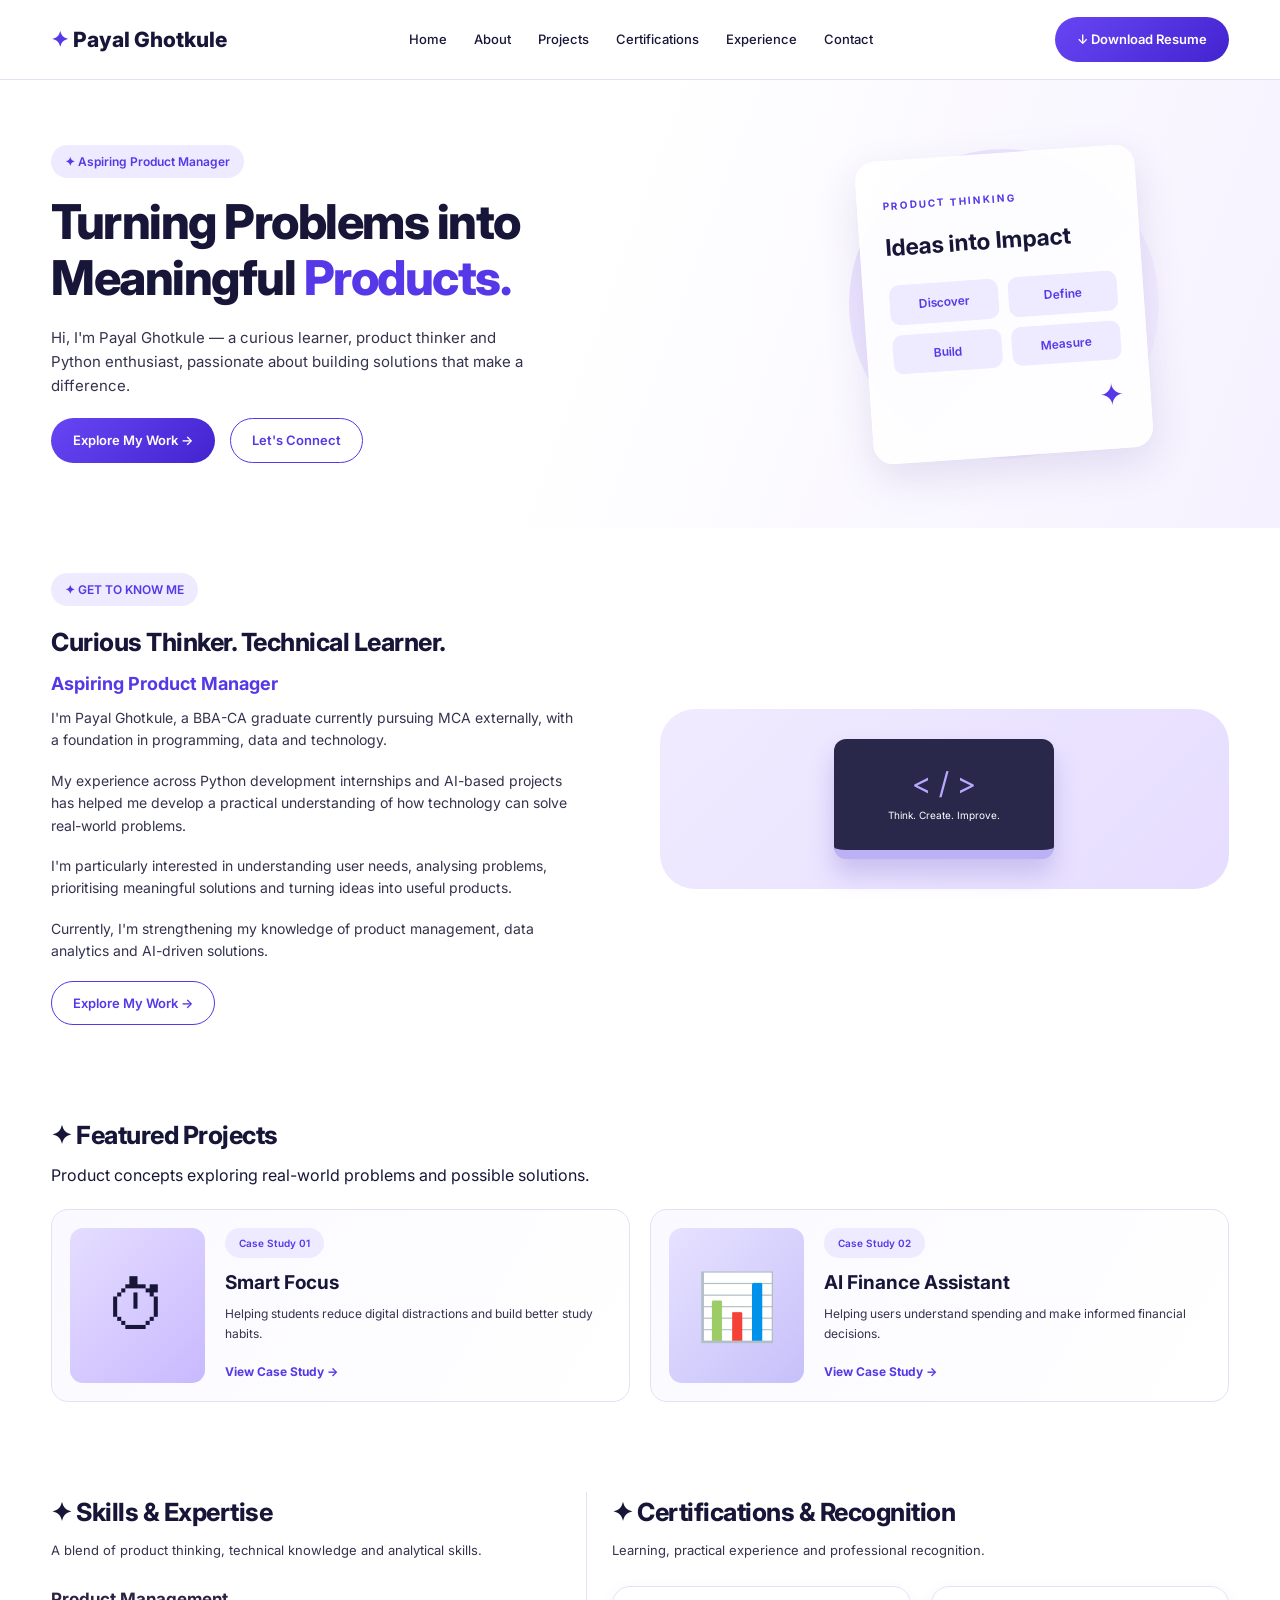
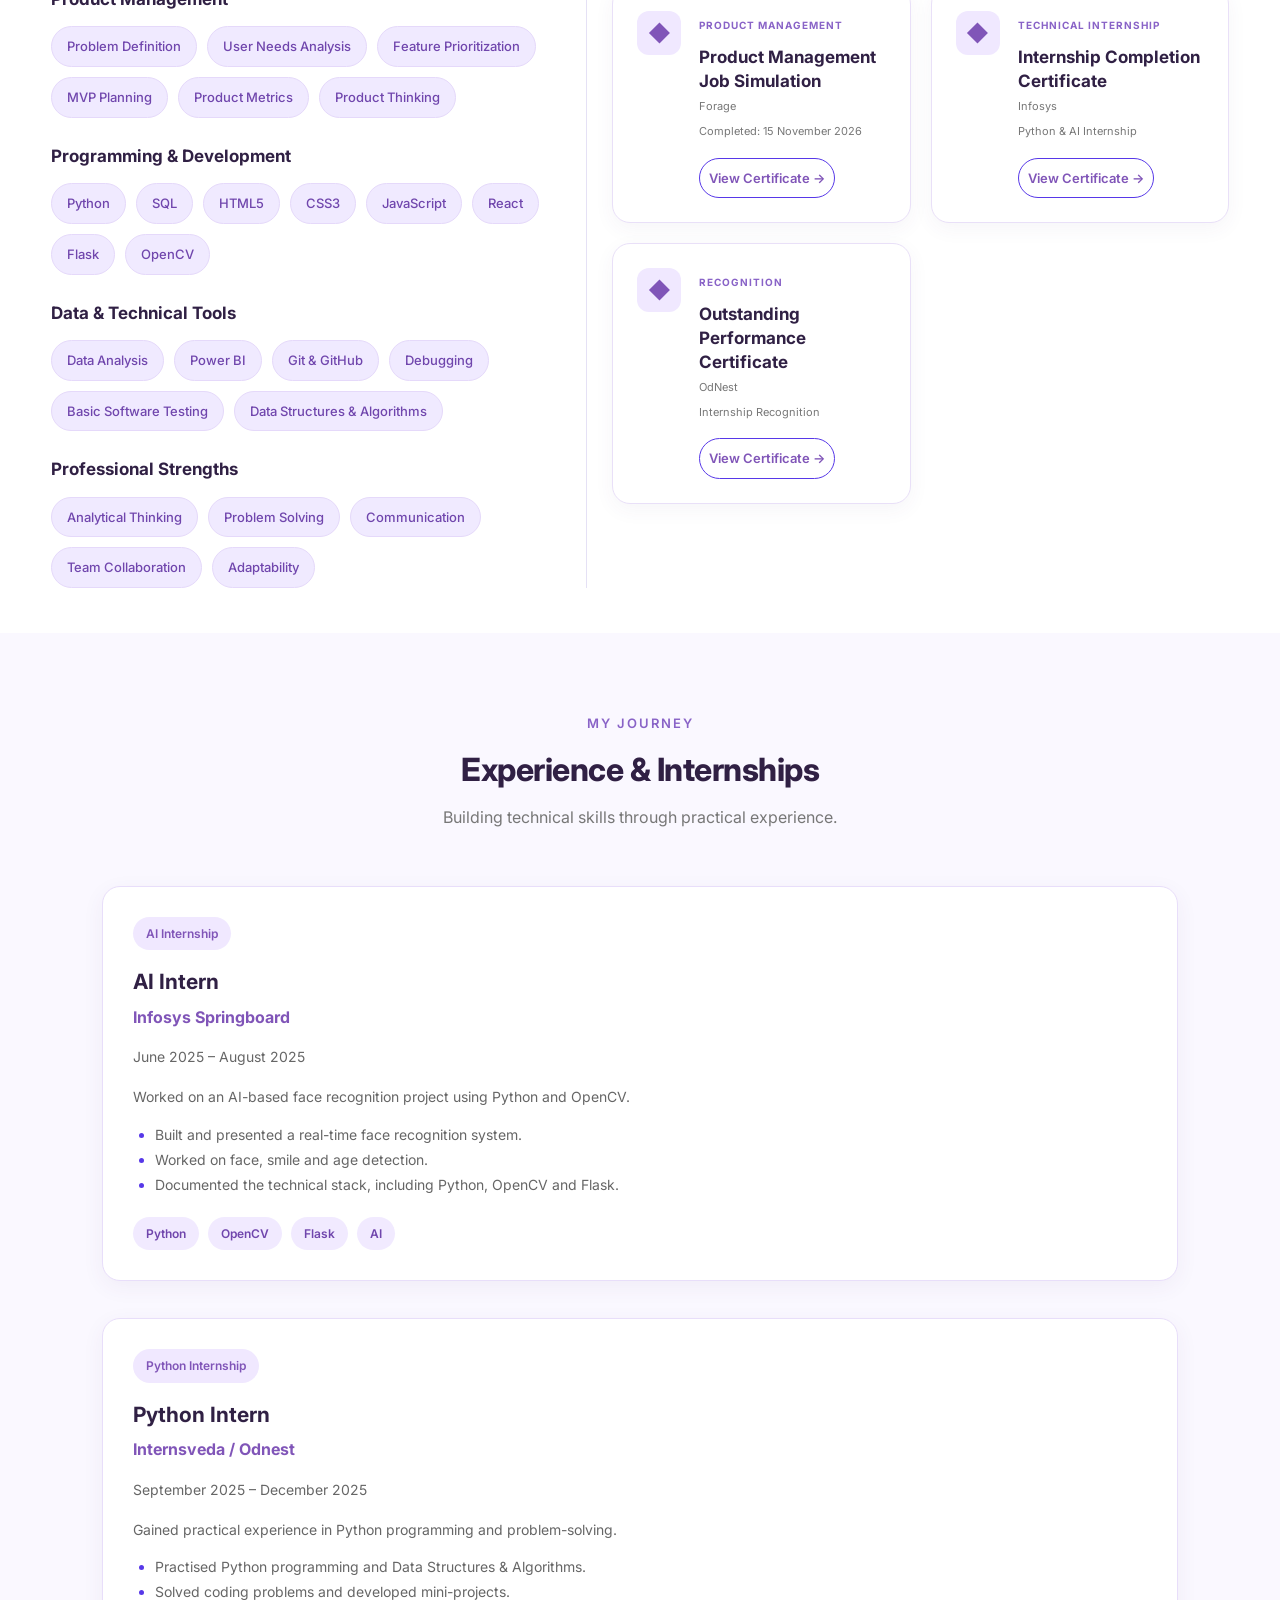
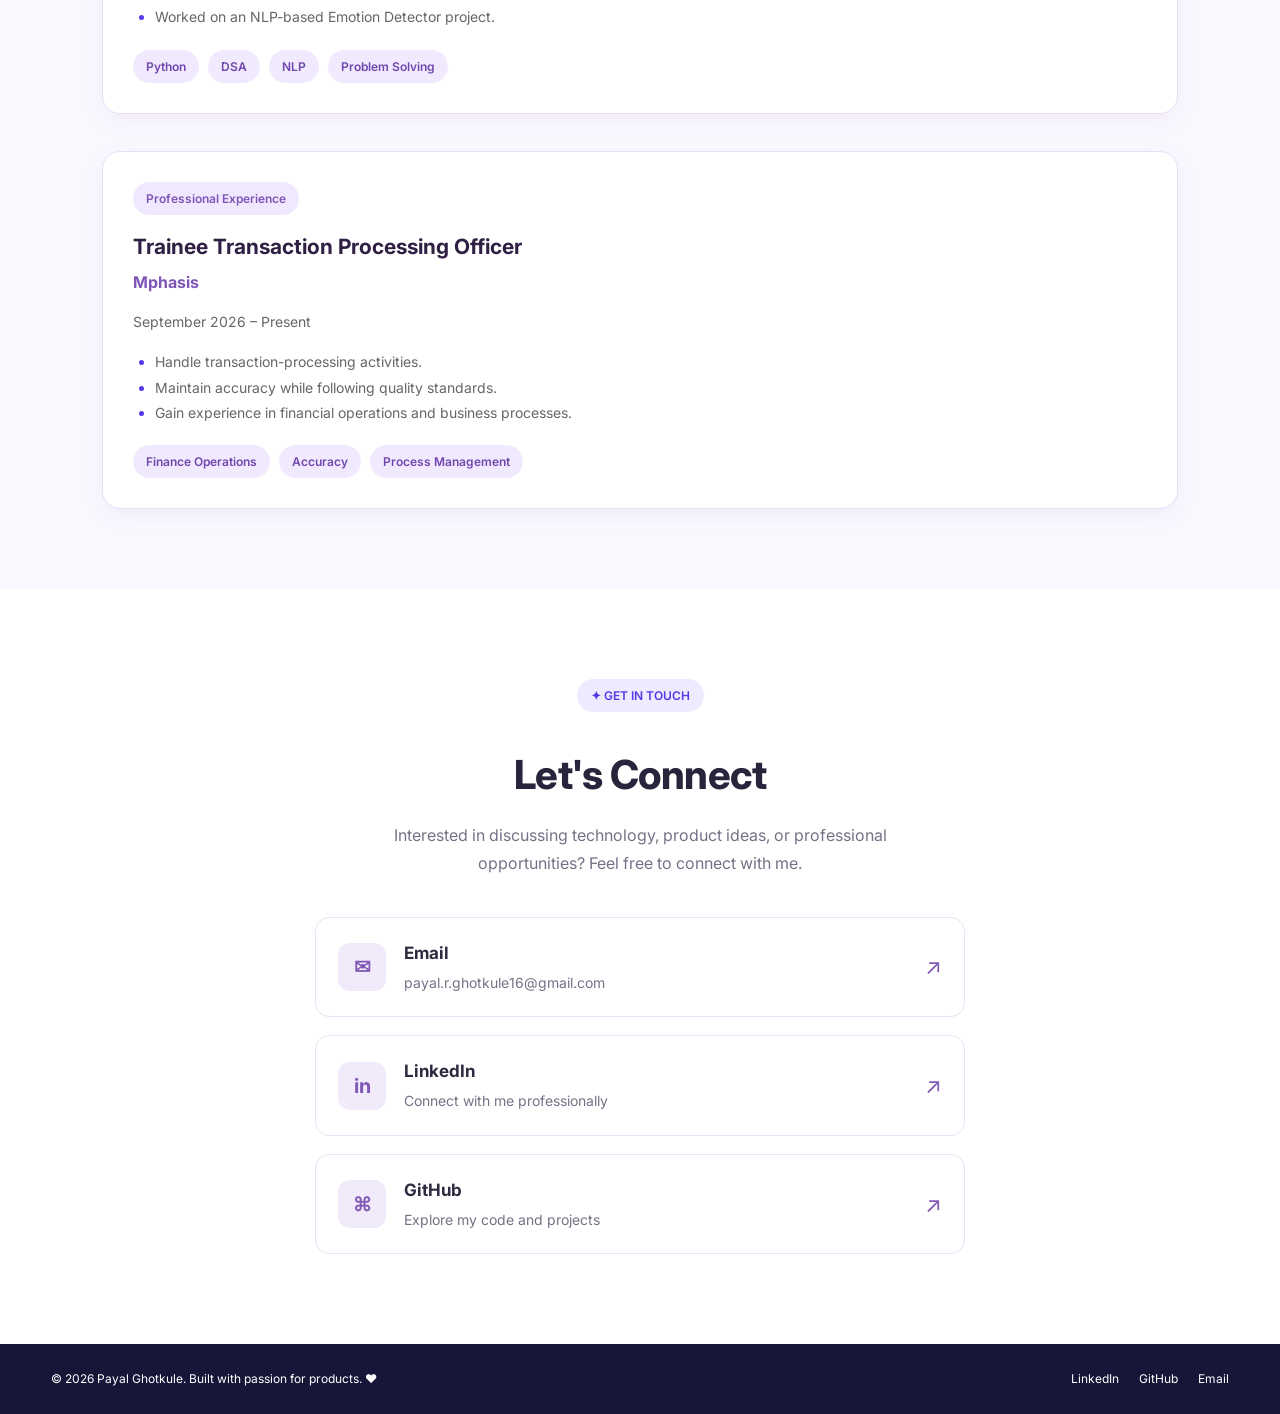
<file: index.html>
<!DOCTYPE html>
<html lang="en">
<head>
    <meta charset="UTF-8">
    <meta name="viewport" content="width=device-width, initial-scale=1.0">
    <title>Payal Ghotkule | Product Portfolio</title>
    <link rel="stylesheet" href="style.css">
</head>

<body>

    <!-- Navigation -->
    <header class="navbar">
        <a href="#home" class="logo">✦ Payal Ghotkule</a>

        <nav>
            <a href="#home">Home</a>
            <a href="#about">About</a>
            <a href="#projects">Projects</a>
            <a href="#certifications">Certifications</a>
            <a href="#experience">Experience</a>
            <a href="#contact">Contact</a>
        </nav>

        
<a href="assets/Payal-Ghotkule-Resume.pdf"
   class="resume-btn"
   download="Payal-Ghotkule-Resume.pdf">
    ↓ Download Resume
</a>

    </header>

    <main>

        <!-- Hero Section -->
        <section class="hero" id="home">

            <div class="hero-content">
                <span class="tag">✦ Aspiring Product Manager</span>

                <h1>
                    Turning Problems into
                    Meaningful <span>Products.</span>
                </h1>

                <p>
                    Hi, I'm Payal Ghotkule — a curious learner,
                    product thinker and Python enthusiast,
                    passionate about building solutions
                    that make a difference.
                </p>

                <div class="hero-buttons">
                    <a href="#projects" class="primary-btn">
                        Explore My Work →
                    </a>

                    <a href="#contact" class="secondary-btn">
                        Let's Connect
                    </a>
                </div>
            </div>

            <!-- No profile photo: product-themed visual -->
            <div class="hero-visual">
                <div class="visual-circle"></div>

                <div class="floating-card">
                    <span>PRODUCT THINKING</span>
                    <h3>Ideas into Impact</h3>
                    <div class="process">
                        <span>Discover</span>
                        <span>Define</span>
                        <span>Build</span>
                        <span>Measure</span>
                    </div>
                    <div class="visual-symbol">✦</div>
                </div>
            </div>

        </section>

        <!-- About Section -->
       
<!-- About Section -->
<section class="about section" id="about">

    <div class="about-content">
        <span class="tag">✦ GET TO KNOW ME</span>

        <h2>Curious Thinker. Technical Learner.</h2>

        <h3>Aspiring Product Manager</h3>

        <p>
            I'm Payal Ghotkule, a BBA-CA graduate
            currently pursuing MCA externally, with
            a foundation in programming, data and technology.
        </p>

        <p>
            My experience across Python development
            internships and AI-based projects has helped
            me develop a practical understanding of how
            technology can solve real-world problems.
        </p>

        <p>
            I'm particularly interested in understanding
            user needs, analysing problems, prioritising
            meaningful solutions and turning ideas into
            useful products.
        </p>

        <p>
            Currently, I'm strengthening my knowledge
            of product management, data analytics and
            AI-driven solutions.
        </p>

        <a href="#projects" class="secondary-btn">
            Explore My Work →
        </a>
    </div>

    <div class="about-visual">
        <div class="laptop">
            <span>&lt; / &gt;</span>
            <p>Think. Create. Improve.</p>
        </div>
    </div>

</section>


            

        <!-- Projects Section -->
        <section class="section" id="projects">
            <h2>✦ Featured Projects</h2>
            <p>Product concepts exploring real-world problems and possible solutions.</p>

            <div class="project-grid">

                <article class="project-card">
                    <div class="project-icon focus-icon">⏱</div>

                    <div class="project-content">
                        <span class="tag">Case Study 01</span>
                        <h3>Smart Focus</h3>

                        <p>
                            Helping students reduce digital
                            distractions and build better
                            study habits.
                        </p>

                        <a href="./smart-focus.html">View Case Study →</a>
                    </div>
                </article>

                <article class="project-card">
                    <div class="project-icon finance-icon">📊</div>

                    <div class="project-content">
                        <span class="tag">Case Study 02</span>
                        <h3>AI Finance Assistant</h3>

                        <p>
                            Helping users understand spending
                            and make informed financial
                            decisions.
                        </p>

                        <a href="./ai-finance.html">View Case Study →</a>
                    </div>
                </article>

            </div>
        </section>

        <!-- Skills and Certifications -->
        <section class="skills-certifications section">

            
<div class="skills" id="skills">
    <h2>✦ Skills & Expertise</h2>
    <p>A blend of product thinking, technical knowledge and analytical skills.</p>

    <div class="skill-category">
        <h3>Product Management</h3>
        <div class="skill-list">
            <span>Problem Definition</span>
            <span>User Needs Analysis</span>
            <span>Feature Prioritization</span>
            <span>MVP Planning</span>
            <span>Product Metrics</span>
            <span>Product Thinking</span>
        </div>
    </div>

    <div class="skill-category">
        <h3>Programming & Development</h3>
        <div class="skill-list">
            <span>Python</span>
            <span>SQL</span>
            <span>HTML5</span>
            <span>CSS3</span>
            <span>JavaScript</span>
            <span>React</span>
            <span>Flask</span>
            <span>OpenCV</span>
        </div>
    </div>

    <div class="skill-category">
        <h3>Data & Technical Tools</h3>
        <div class="skill-list">
            <span>Data Analysis</span>
            <span>Power BI</span>
            <span>Git & GitHub</span>
            <span>Debugging</span>
            <span>Basic Software Testing</span>
            <span>Data Structures & Algorithms</span>
        </div>
    </div>

    <div class="skill-category">
        <h3>Professional Strengths</h3>
        <div class="skill-list">
            <span>Analytical Thinking</span>
            <span>Problem Solving</span>
            <span>Communication</span>
            <span>Team Collaboration</span>
            <span>Adaptability</span>
        </div>
    </div>
</div>


            
<div class="certifications" id="certifications">
    <h2>✦ Certifications & Recognition</h2>
    <p>Learning, practical experience and professional recognition.</p>

    <div class="certificate-list">

        <article class="certificate-card">
            <div class="certificate-icon">◆</div>
            <div class="certificate-info">
                <span class="certificate-label">PRODUCT MANAGEMENT</span>
                <h3>Product Management Job Simulation</h3>
                <p>Forage</p>
                <small>Completed: 15 November 2026</small>
                <a href="certificates/forage-pm-certificate.pdf"
                   target="_blank" rel="noopener">
                    View Certificate →
                </a>
            </div>
        </article>

        <article class="certificate-card">
            <div class="certificate-icon">◆</div>
            <div class="certificate-info">
                <span class="certificate-label">TECHNICAL INTERNSHIP</span>
                <h3>Internship Completion Certificate</h3>
                <p>Infosys</p>
                <small>Python & AI Internship</small>
                <a href="certificates/infosys-internship-certificate.pdf"
                   target="_blank" rel="noopener">
                    View Certificate →
                </a>
            </div>
        </article>

        <article class="certificate-card">
            <div class="certificate-icon">◆</div>
            <div class="certificate-info">
                <span class="certificate-label">RECOGNITION</span>
                <h3>Outstanding Performance Certificate</h3>
                <p>OdNest</p>
                <small>Internship Recognition</small>
                <a href="certificates/odnest-outstanding-performance.pdf"
                   target="_blank" rel="noopener">
                    View Certificate →
                </a>
            </div>
        </article>

    </div>
</div>

        </section>

        <!-- Experience Section -->
        

<!-- Experience Section -->
<section id="experience" class="section">
    <div class="container">

        <div class="section-heading">
            <p class="eyebrow">MY JOURNEY</p>
            <h2>Experience & Internships</h2>
            <p>Building technical skills through practical experience.</p>
        </div>

        <div class="experience-list">

            <!-- Infosys Internship -->
            <article class="experience-card">
                <span class="experience-type">AI Internship</span>
                <h3>AI Intern</h3>
                <h4>Infosys Springboard</h4>
                <p class="experience-date">
                    June 2025 – August 2025
                </p>

                <p>
                    Worked on an AI-based face recognition project
                    using Python and OpenCV.
                </p>

                <ul>
                    <li>Built and presented a real-time face recognition system.</li>
                    <li>Worked on face, smile and age detection.</li>
                    <li>Documented the technical stack, including Python, OpenCV and Flask.</li>
                </ul>

                <div class="experience-tags">
                    <span>Python</span>
                    <span>OpenCV</span>
                    <span>Flask</span>
                    <span>AI</span>
                </div>
            </article>

            <!-- Internsveda Internship -->
            <article class="experience-card">
                <span class="experience-type">Python Internship</span>
                <h3>Python Intern</h3>
                <h4>Internsveda / Odnest</h4>
                <p class="experience-date">
                    September 2025 – December 2025
                </p>

                <p>
                    Gained practical experience in Python programming
                    and problem-solving.
                </p>

                <ul>
                    <li>Practised Python programming and Data Structures & Algorithms.</li>
                    <li>Solved coding problems and developed mini-projects.</li>
                    <li>Worked on an NLP-based Emotion Detector project.</li>
                </ul>

                <div class="experience-tags">
                    <span>Python</span>
                    <span>DSA</span>
                    <span>NLP</span>
                    <span>Problem Solving</span>
                </div>
            </article>

            <!-- Mphasis Experience -->
            <article class="experience-card">
                <span class="experience-type">Professional Experience</span>
                <h3>Trainee Transaction Processing Officer</h3>
                <h4>Mphasis</h4>
                <p class="experience-date">
                    September 2026 – Present
                </p>

                <ul>
                    <li>Handle transaction-processing activities.</li>
                    <li>Maintain accuracy while following quality standards.</li>
                    <li>Gain experience in financial operations and business processes.</li>
                </ul>

                <div class="experience-tags">
                    <span>Finance Operations</span>
                    <span>Accuracy</span>
                    <span>Process Management</span>
                </div>
            </article>

        </div>
    </div>
</section>


        <!-- Contact Section -->
        
<section class="contact section" id="contact">
    <div class="contact-container">

        <span class="tag">✦ GET IN TOUCH</span>

        <h2>Let's Connect</h2>

        <p class="contact-description">
            Interested in discussing technology, product ideas,
            or professional opportunities? Feel free to connect with me.
        </p>

        <div class="contact-links">

            <a href="mailto:payal.r.ghotkule16@gmail.com"
               class="contact-card">
                <div class="contact-icon">✉</div>
                <div class="contact-info">
                    <h3>Email</h3>
                    <p>payal.r.ghotkule16@gmail.com</p>
                </div>
                <span class="contact-arrow">↗</span>
            </a>

            <a href="https://www.linkedin.com/in/payal-ghotkule/"
               target="_blank"
               rel="noopener noreferrer"
               class="contact-card">
                <div class="contact-icon">in</div>
                <div class="contact-info">
                    <h3>LinkedIn</h3>
                    <p>Connect with me professionally</p>
                </div>
                <span class="contact-arrow">↗</span>
            </a>

            <a href="https://github.com/"
               target="_blank"
               rel="noopener noreferrer"
               class="contact-card">
                <div class="contact-icon">⌘</div>
                <div class="contact-info">
                    <h3>GitHub</h3>
                    <p>Explore my code and projects</p>
                </div>
                <span class="contact-arrow">↗</span>
            </a>

        </div>

    </div>
</section>


    </main>

    <!-- Footer -->
    <footer>
        <p>© 2026 Payal Ghotkule. Built with passion for products. ❤️</p>
        <div>
            <a href="#">LinkedIn</a>
            <a href="#">GitHub</a>
            <a href="mailto:your-email@example.com">Email</a>
        </div>
    </footer>

    <script src="script.js"></script>

</body>
</html>
</file>
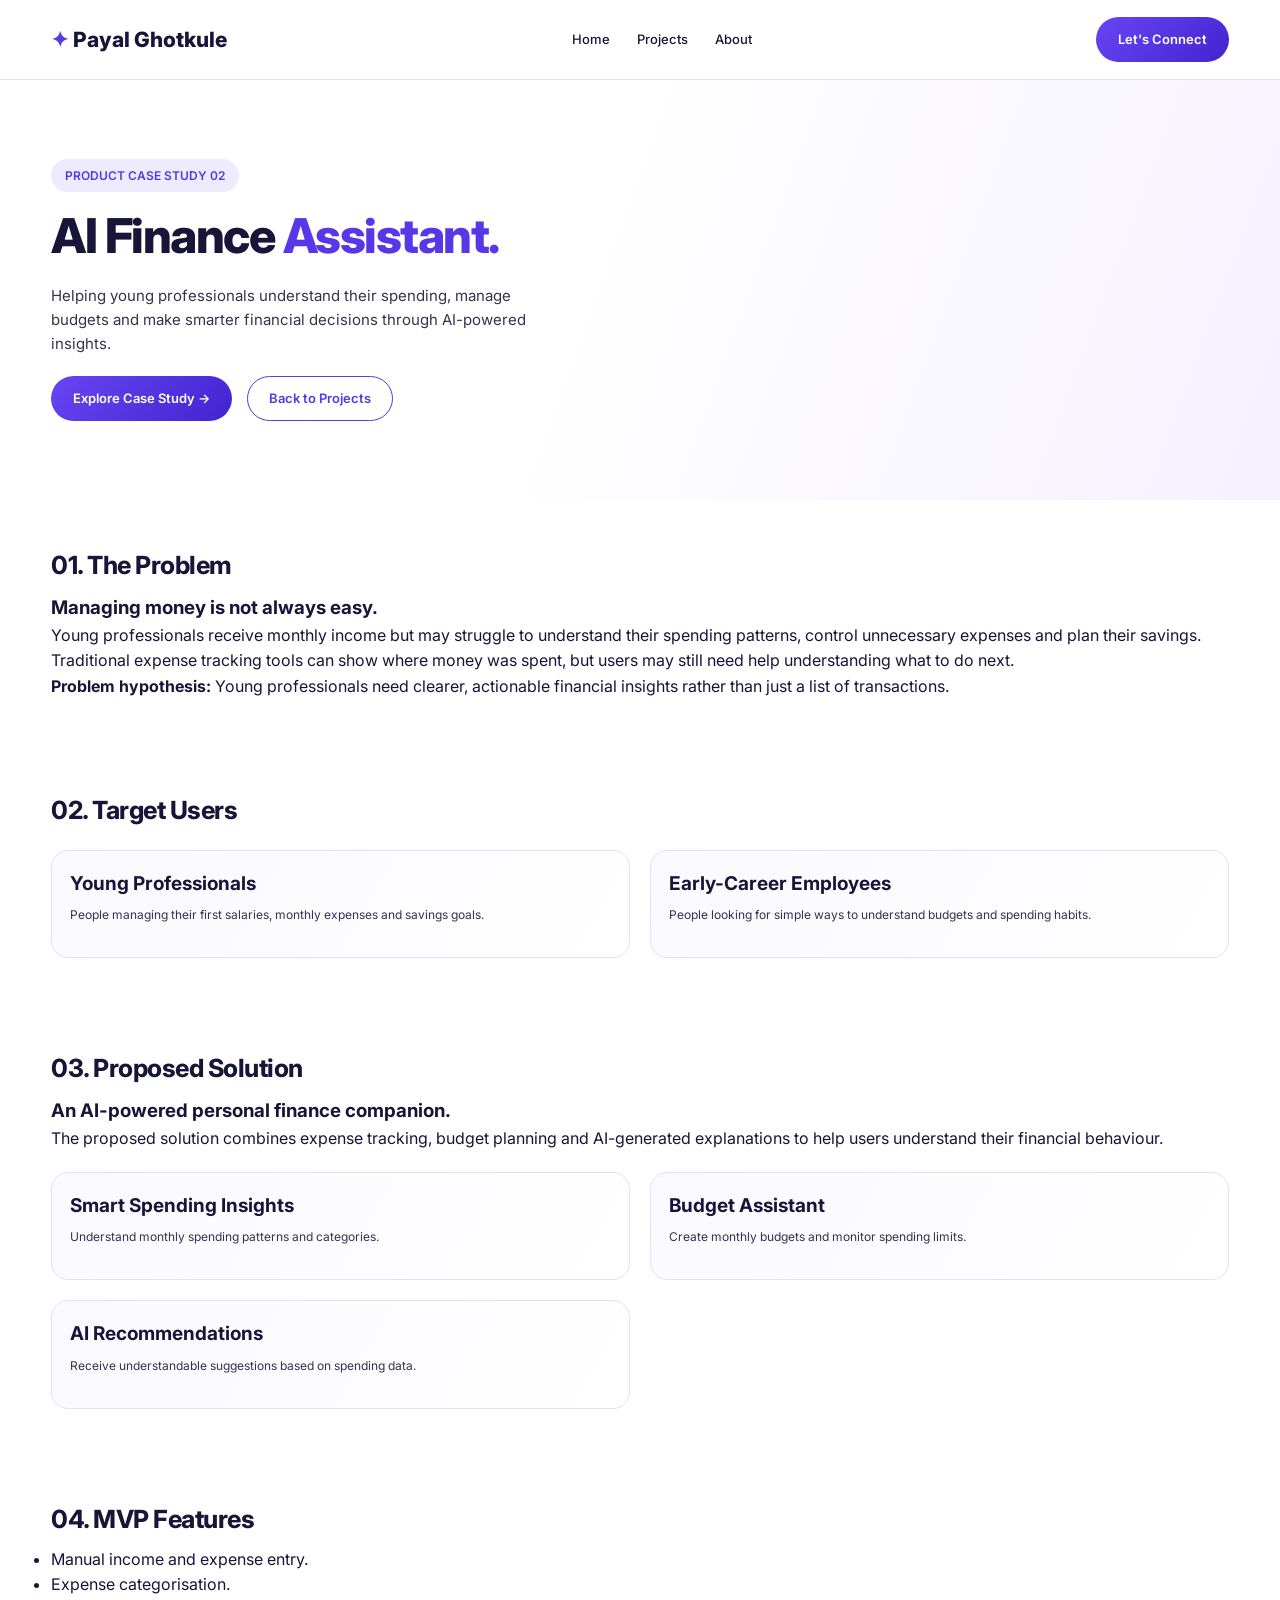
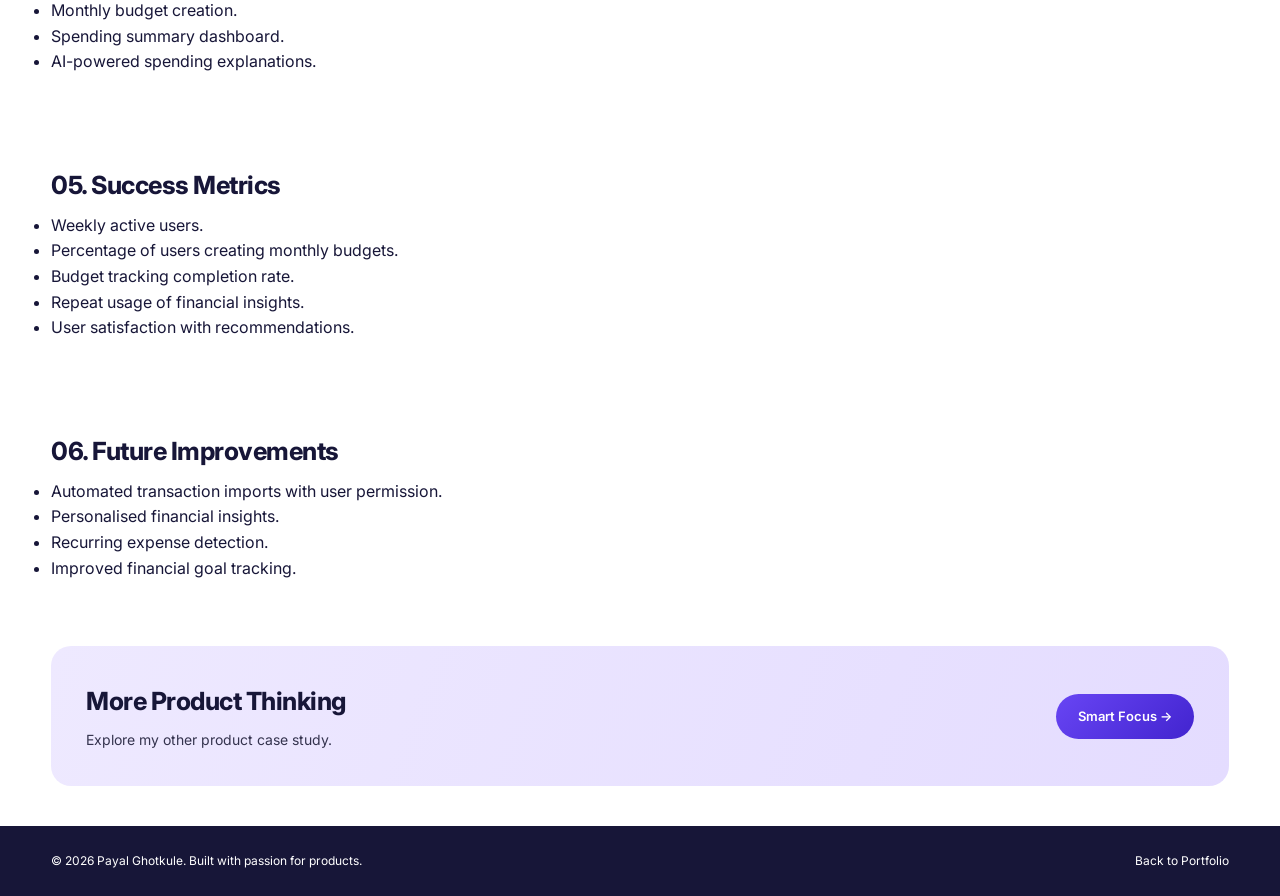
<file: ai-finance.html>
<!DOCTYPE html>
<html lang="en">
<head>
    <meta charset="UTF-8">
    <meta name="viewport" content="width=device-width, initial-scale=1.0">
    <title>AI Finance Assistant | Payal Ghotkule</title>
    <link rel="stylesheet" href="style.css">
</head>

<body>

<header class="navbar">
    <a href="index.html" class="logo">✦ Payal Ghotkule</a>

    <nav>
        <a href="index.html#home">Home</a>
        <a href="index.html#projects">Projects</a>
        <a href="index.html#about">About</a>
    </nav>

    <a href="index.html#contact" class="resume-btn">Let's Connect</a>
</header>

<main>

<section class="hero">
    <div class="hero-content">

        <span class="tag">PRODUCT CASE STUDY 02</span>

        <h1>
            AI Finance
            <span>Assistant.</span>
        </h1>

        <p>
            Helping young professionals understand their
            spending, manage budgets and make smarter
            financial decisions through AI-powered insights.
        </p>

        <div class="hero-buttons">
            <a href="#problem" class="primary-btn">
                Explore Case Study →
            </a>
            <a href="index.html#projects" class="secondary-btn">
                Back to Projects
            </a>
        </div>

    </div>
</section>

<section class="section" id="problem">
    <h2>01. The Problem</h2>

    <h3>Managing money is not always easy.</h3>

    <p>
        Young professionals receive monthly income but may
        struggle to understand their spending patterns,
        control unnecessary expenses and plan their savings.
    </p>

    <p>
        Traditional expense tracking tools can show where
        money was spent, but users may still need help
        understanding what to do next.
    </p>

    <p><strong>Problem hypothesis:</strong> Young professionals
    need clearer, actionable financial insights rather than
    just a list of transactions.</p>
</section>

<section class="section" id="users">
    <h2>02. Target Users</h2>

    <div class="project-grid">
        <article class="project-card">
            <div class="project-content">
                <h3>Young Professionals</h3>
                <p>
                    People managing their first salaries,
                    monthly expenses and savings goals.
                </p>
            </div>
        </article>

        <article class="project-card">
            <div class="project-content">
                <h3>Early-Career Employees</h3>
                <p>
                    People looking for simple ways to
                    understand budgets and spending habits.
                </p>
            </div>
        </article>
    </div>
</section>

<section class="section" id="solution">
    <h2>03. Proposed Solution</h2>

    <h3>An AI-powered personal finance companion.</h3>

    <p>
        The proposed solution combines expense tracking,
        budget planning and AI-generated explanations to
        help users understand their financial behaviour.
    </p>

    <div class="project-grid">

        <article class="project-card">
            <div class="project-content">
                <h3>Smart Spending Insights</h3>
                <p>Understand monthly spending patterns and categories.</p>
            </div>
        </article>

        <article class="project-card">
            <div class="project-content">
                <h3>Budget Assistant</h3>
                <p>Create monthly budgets and monitor spending limits.</p>
            </div>
        </article>

        <article class="project-card">
            <div class="project-content">
                <h3>AI Recommendations</h3>
                <p>Receive understandable suggestions based on spending data.</p>
            </div>
        </article>

    </div>
</section>

<section class="section" id="mvp">
    <h2>04. MVP Features</h2>

    <ul>
        <li>Manual income and expense entry.</li>
        <li>Expense categorisation.</li>
        <li>Monthly budget creation.</li>
        <li>Spending summary dashboard.</li>
        <li>AI-powered spending explanations.</li>
    </ul>
</section>

<section class="section" id="metrics">
    <h2>05. Success Metrics</h2>

    <ul>
        <li>Weekly active users.</li>
        <li>Percentage of users creating monthly budgets.</li>
        <li>Budget tracking completion rate.</li>
        <li>Repeat usage of financial insights.</li>
        <li>User satisfaction with recommendations.</li>
    </ul>
</section>

<section class="section">
    <h2>06. Future Improvements</h2>

    <ul>
        <li>Automated transaction imports with user permission.</li>
        <li>Personalised financial insights.</li>
        <li>Recurring expense detection.</li>
        <li>Improved financial goal tracking.</li>
    </ul>
</section>

<section class="contact-section">
    <div>
        <h2>More Product Thinking</h2>
        <p>Explore my other product case study.</p>
    </div>

    <a href="smart-focus.html" class="primary-btn">
        Smart Focus →
    </a>
</section>

</main>

<footer>
    <p>© 2026 Payal Ghotkule. Built with passion for products.</p>
    <a href="index.html">Back to Portfolio</a>
</footer>

</body>
</html>
</file>
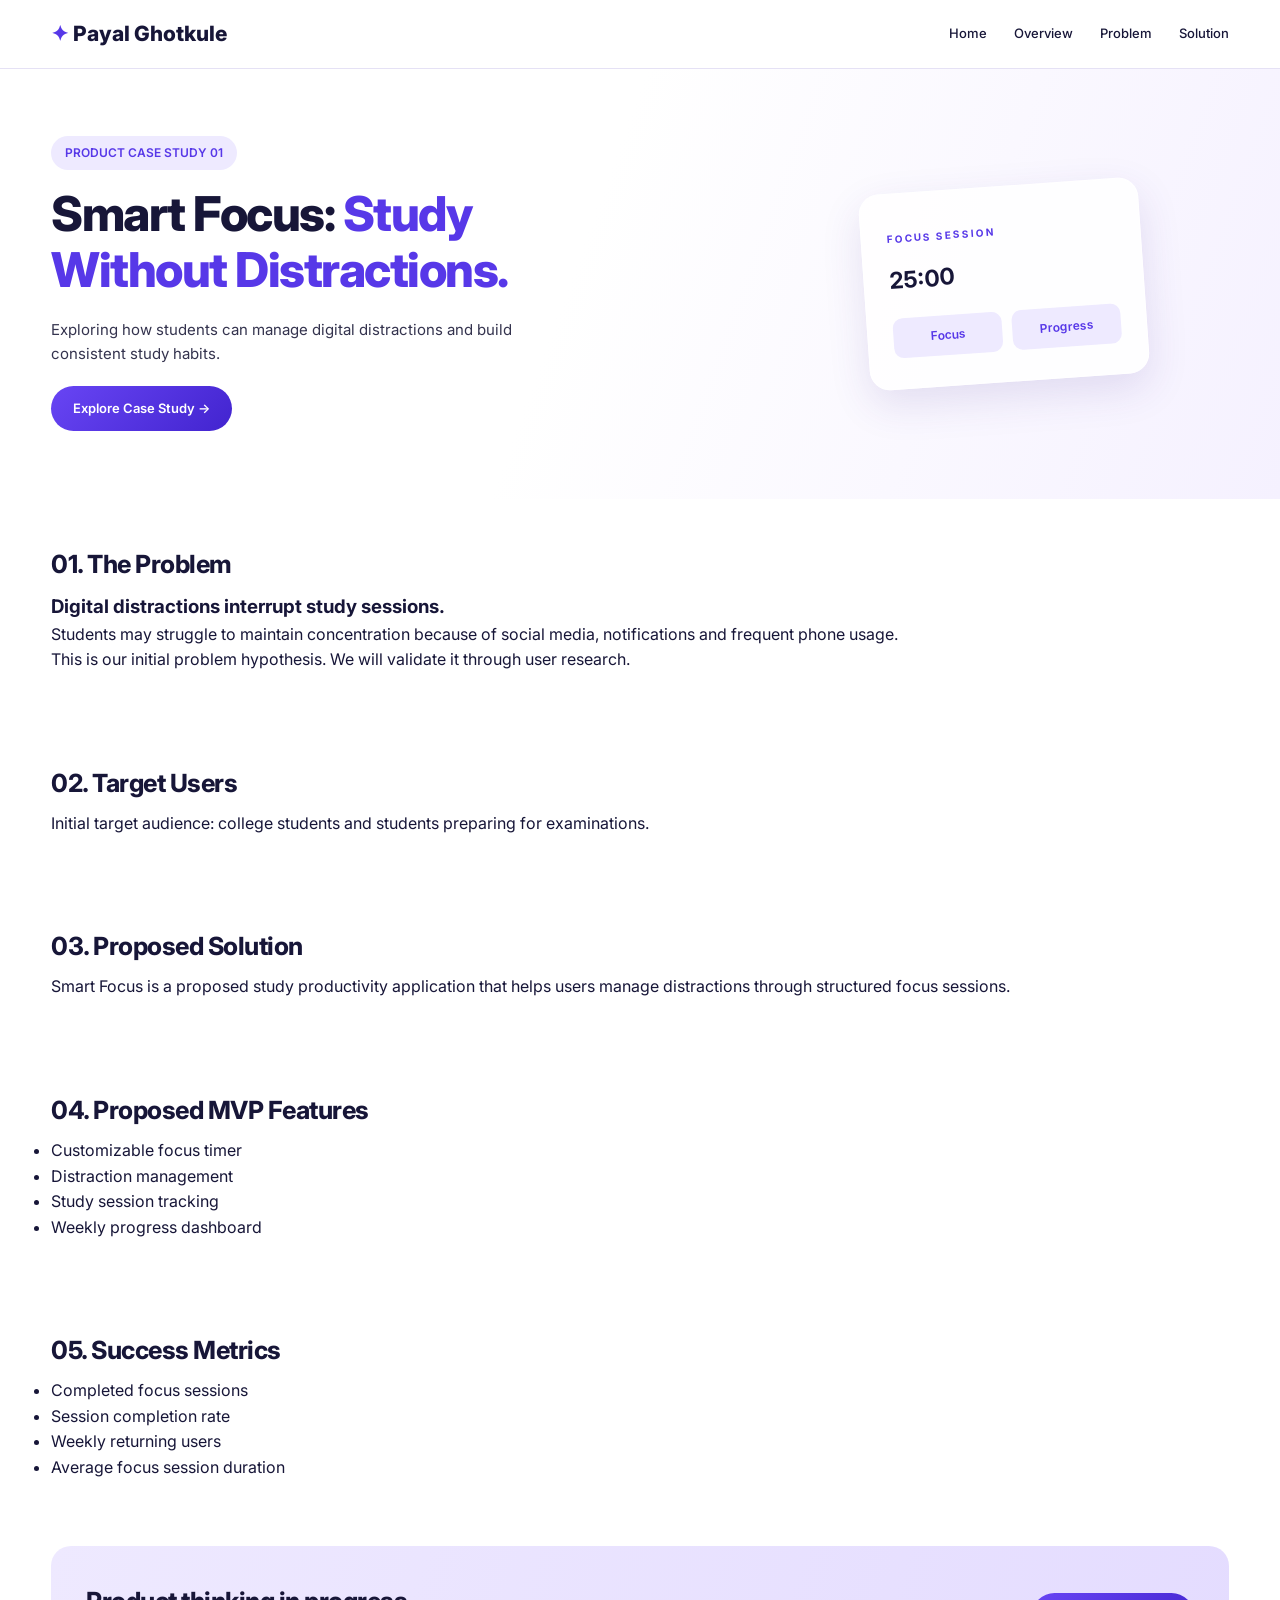
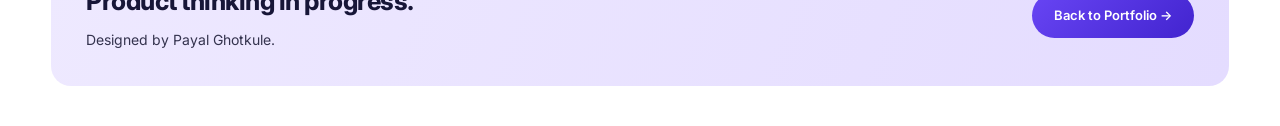
<file: smart-focus.html>
<!DOCTYPE html>
<html lang="en">
<head>
    <meta charset="UTF-8">
    <meta name="viewport" content="width=device-width, initial-scale=1.0">
    <title>Smart Focus | Payal Ghotkule</title>
    <link rel="stylesheet" href="style.css">
</head>
<body>

    <header class="navbar">
        <a href="index.html" class="logo">✦ Payal Ghotkule</a>
        <nav>
            <a href="index.html">Home</a>
            <a href="#overview">Overview</a>
            <a href="#problem">Problem</a>
            <a href="#solution">Solution</a>
        </nav>
    </header>

    <main>

        <section class="hero" id="overview">
            <div class="hero-content">
                <span class="tag">PRODUCT CASE STUDY 01</span>

                <h1>
                    Smart Focus:
                    <span>Study Without Distractions.</span>
                </h1>

                <p>
                    Exploring how students can manage
                    digital distractions and build
                    consistent study habits.
                </p>

                <a href="#problem" class="primary-btn">
                    Explore Case Study →
                </a>
            </div>

            <div class="hero-visual">
                <div class="floating-card">
                    <span>FOCUS SESSION</span>
                    <h3>25:00</h3>
                    <div class="process">
                        <span>Focus</span>
                        <span>Progress</span>
                    </div>
                </div>
            </div>
        </section>

        <section class="section" id="problem">
            <h2>01. The Problem</h2>
            <h3>Digital distractions interrupt study sessions.</h3>
            <p>
                Students may struggle to maintain concentration
                because of social media, notifications and
                frequent phone usage.
            </p>
            <p>
                This is our initial problem hypothesis.
                We will validate it through user research.
            </p>
        </section>

        <section class="section">
            <h2>02. Target Users</h2>
            <p>
                Initial target audience: college students
                and students preparing for examinations.
            </p>
        </section>

        <section class="section" id="solution">
            <h2>03. Proposed Solution</h2>
            <p>
                Smart Focus is a proposed study productivity
                application that helps users manage distractions
                through structured focus sessions.
            </p>
        </section>

        <section class="section">
            <h2>04. Proposed MVP Features</h2>
            <ul>
                <li>Customizable focus timer</li>
                <li>Distraction management</li>
                <li>Study session tracking</li>
                <li>Weekly progress dashboard</li>
            </ul>
        </section>

        <section class="section">
            <h2>05. Success Metrics</h2>
            <ul>
                <li>Completed focus sessions</li>
                <li>Session completion rate</li>
                <li>Weekly returning users</li>
                <li>Average focus session duration</li>
            </ul>
        </section>

        <section class="contact-section">
            <div>
                <h2>Product thinking in progress.</h2>
                <p>Designed by Payal Ghotkule.</p>
            </div>
            <a href="index.html" class="primary-btn">
                Back to Portfolio →
            </a>
        </section>

    </main>

</body>
</html>
</file>
<file: style.css>
/* =========================
   1. GLOBAL STYLES
========================= */

@import url('https://fonts.googleapis.com/css2?family=Inter:wght@400;500;600;700;800&display=swap');

:root {
    --primary: #5738e8;
    --primary-light: #eeeaff;
    --dark: #171638;
    --text: #34334e;
    --muted: #77758e;
    --white: #ffffff;
    --border: #e5e1f5;
}

* {
    margin: 0;
    padding: 0;
    box-sizing: border-box;
}

html {
    scroll-behavior: smooth;
}

body {
    font-family: 'Inter', sans-serif;
    background: #ffffff;
    color: var(--dark);
    line-height: 1.6;
}

a {
    text-decoration: none;
    color: inherit;
}

section {
    scroll-margin-top: 90px;
}

.section {
    padding: 45px 4%;
}

/* =========================
   2. NAVIGATION BAR
========================= */

.navbar {
    display: flex;
    align-items: center;
    justify-content: space-between;
    padding: 17px 4%;
    border-bottom: 1px solid var(--border);
    background: rgba(255, 255, 255, 0.95);
    position: sticky;
    top: 0;
    z-index: 1000;
}

.logo {
    font-size: 21px;
    font-weight: 800;
    color: var(--dark);
}

.logo::first-letter {
    color: var(--primary);
}

.navbar nav {
    display: flex;
    align-items: center;
    gap: 27px;
}

.navbar nav a {
    font-size: 13px;
    font-weight: 500;
    transition: color 0.3s;
}

.navbar nav a:hover {
    color: var(--primary);
}

.resume-btn,
.primary-btn {
    display: inline-block;
    padding: 12px 22px;
    border-radius: 30px;
    background: linear-gradient(135deg, #6845f4, #4224cf);
    color: white;
    font-size: 13px;
    font-weight: 600;
    transition: transform 0.3s;
}

.resume-btn:hover,
.primary-btn:hover {
    transform: translateY(-3px);
}

/* =========================
   3. HERO SECTION
========================= */

.hero {
    min-height: 420px;
    padding: 65px 4%;
    display: flex;
    align-items: center;
    justify-content: space-between;
    gap: 35px;
    background: linear-gradient(
        110deg,
        #ffffff 45%,
        #f5f1ff 100%
    );
    overflow: hidden;
}

.hero-content {
    flex: 1;
    max-width: 570px;
}

.tag {
    display: inline-block;
    padding: 7px 14px;
    border-radius: 25px;
    background: var(--primary-light);
    color: var(--primary);
    font-size: 12px;
    font-weight: 600;
    margin-bottom: 16px;
}

.hero h1 {
    font-size: clamp(34px, 4.2vw, 48px);
    line-height: 1.17;
    letter-spacing: -1.5px;
    font-weight: 800;
}

.hero h1 span {
    color: var(--primary);
}

.hero-content p {
    color: var(--text);
    font-size: 15px;
    margin: 20px 0;
    max-width: 480px;
}

.hero-buttons {
    display: flex;
    gap: 15px;
    flex-wrap: wrap;
}

.secondary-btn {
    display: inline-block;
    padding: 11px 21px;
    border: 1.5px solid var(--primary);
    border-radius: 30px;
    color: var(--primary);
    font-size: 13px;
    font-weight: 600;
    transition: all 0.3s;
}

.secondary-btn:hover {
    background: var(--primary);
    color: white;
}

/* Product visual instead of profile photo */

.hero-visual {
    flex: 1;
    min-height: 300px;
    max-width: 450px;
    position: relative;
    display: flex;
    align-items: center;
    justify-content: center;
}

.visual-circle {
    width: 310px;
    height: 310px;
    border-radius: 50%;
    background: linear-gradient(
        135deg,
        #e9e2ff,
        #f6f1ff
    );
    position: absolute;
}

.floating-card {
    width: 280px;
    padding: 30px 25px;
    border: 1px solid #ffffff;
    border-radius: 20px;
    background: rgba(255, 255, 255, 0.9);
    box-shadow: 0 15px 40px rgba(70, 50, 150, 0.13);
    position: relative;
    transform: rotate(-4deg);
}

.floating-card > span {
    color: var(--primary);
    font-size: 10px;
    font-weight: 700;
    letter-spacing: 2px;
}

.floating-card h3 {
    margin: 12px 0 20px;
    font-size: 23px;
}

.process {
    display: grid;
    grid-template-columns: 1fr 1fr;
    gap: 10px;
}

.process span {
    background: var(--primary-light);
    color: var(--primary);
    border-radius: 10px;
    padding: 10px;
    text-align: center;
    font-size: 12px;
    font-weight: 600;
}

.visual-symbol {
    color: var(--primary);
    font-size: 30px;
    text-align: right;
    margin-top: 10px;
}

/* =========================
   4. ABOUT SECTION
========================= */

.about {
    display: flex;
    align-items: center;
    justify-content: space-between;
    gap: 40px;
}

.about-content {
    flex: 1;
}

h2 {
    font-size: 25px;
    font-weight: 750;
    margin-bottom: 8px;
    letter-spacing: -0.5px;
}

.about h3 {
    color: var(--primary);
    font-size: 18px;
    margin-bottom: 8px;
}

.about p {
    max-width: 530px;
    color: var(--text);
    font-size: 14px;
    margin-bottom: 18px;
}

.about-visual {
    flex: 1;
    min-height: 180px;
    border-radius: 35px;
    background: linear-gradient(135deg, #f0ebff, #e6ddff);
    display: flex;
    align-items: center;
    justify-content: center;
}

.laptop {
    width: 220px;
    height: 120px;
    background: #29284b;
    border-radius: 12px;
    border-bottom: 9px solid #bdb1f5;
    color: white;
    text-align: center;
    padding: 20px;
    box-shadow: 0 15px 25px #c8bff0;
}

.laptop span {
    font-size: 30px;
    color: #b9a8ff;
}

.laptop p {
    font-size: 10px;
    color: white;
}

/* =========================
   5. PROJECTS SECTION
========================= */

.project-grid {
    display: grid;
    grid-template-columns: repeat(2, 1fr);
    gap: 20px;
    margin-top: 20px;
}

.project-card {
    display: flex;
    align-items: center;
    gap: 20px;
    padding: 18px;
    border: 1px solid var(--border);
    border-radius: 17px;
    background: linear-gradient(120deg, #faf9ff, #ffffff);
    transition: transform 0.3s, box-shadow 0.3s;
}

.project-card:hover {
    transform: translateY(-5px);
    box-shadow: 0 12px 30px rgba(70, 50, 150, 0.1);
}

.project-icon {
    flex-shrink: 0;
    width: 135px;
    height: 155px;
    border-radius: 13px;
    display: flex;
    align-items: center;
    justify-content: center;
    font-size: 65px;
}

.focus-icon {
    background: linear-gradient(135deg, #e5ddff, #c8b9ff);
}

.finance-icon {
    background: linear-gradient(135deg, #e7e2ff, #c6c0fa);
}

.project-content {
    flex: 1;
}

.project-content .tag {
    margin-bottom: 10px;
    font-size: 10px;
}

.project-content h3 {
    font-size: 19px;
    margin-bottom: 6px;
}

.project-content p {
    font-size: 12px;
    color: var(--text);
    margin-bottom: 15px;
}

.project-content a {
    color: var(--primary);
    font-size: 12px;
    font-weight: 700;
}

/* =========================
   6. SKILLS & CERTIFICATIONS
========================= */

.skills-certifications {
    display: grid;
    grid-template-columns: 1fr 1.15fr;
    gap: 25px;
}

.skills {
    padding-right: 20px;
    border-right: 1px solid var(--border);
}

.skills p,
.certifications > p {
    color: var(--text);
    font-size: 13px;
    margin-bottom: 15px;
}

.skill-list {
    display: flex;
    flex-wrap: wrap;
    gap: 9px;
}

.skill-list span {
    padding: 10px 14px;
    background: #f2efff;
    border-radius: 13px;
    font-size: 12px;
    font-weight: 600;
    color: var(--dark);
}

.certificate-card {
    display: flex;
    align-items: center;
    gap: 15px;
    padding: 20px;
    border: 1px solid var(--border);
    border-radius: 15px;
    background: #ffffff;
}

.certificate-icon {
    font-size: 35px;
    color: #3986e8;
}

.certificate-card h3 {
    font-size: 14px;
    line-height: 1.4;
}

.certificate-card p,
.certificate-card small {
    font-size: 11px;
    color: var(--muted);
}

.certificate-card a {
    margin-left: auto;
    flex-shrink: 0;
    padding: 9px;
    border: 1px solid var(--primary);
    color: var(--primary);
    border-radius: 25px;
    font-size: 10px;
}

/* =========================
   7. EXPERIENCE
========================= */

.experience-card {
    display: flex;
    align-items: center;
    justify-content: space-between;
    gap: 25px;
    padding: 25px 30px;
    margin-top: 15px;
    border: 1px solid var(--border);
    border-radius: 16px;
}

.company h3 {
    font-size: 19px;
}

.company p {
    font-size: 13px;
    font-weight: 600;
}

.company small {
    color: var(--muted);
    font-size: 11px;
}

.experience-card ul {
    padding-left: 20px;
    color: var(--text);
    font-size: 13px;
}

.experience-card li::marker {
    color: var(--primary);
}

/* =========================
   8. CONTACT SECTION
========================= */

.contact-section {
    margin: 20px 4% 40px;
    padding: 35px;
    border-radius: 20px;
    background: linear-gradient(110deg, #eee9ff, #e4dcff);
    display: flex;
    align-items: center;
    justify-content: space-between;
    gap: 20px;
}

.contact-section p {
    font-size: 14px;
    color: var(--text);
}

/* =========================
   9. FOOTER
========================= */

footer {
    background: #171638;
    color: white;
    padding: 25px 4%;
    display: flex;
    justify-content: space-between;
    align-items: center;
    gap: 15px;
    font-size: 12px;
}

footer div {
    display: flex;
    gap: 20px;
}

footer a:hover {
    color: #b9a8ff;
}

/* =========================
   10. RESPONSIVE DESIGN
========================= */

@media (max-width: 900px) {

    .navbar nav {
        gap: 12px;
    }

    .navbar nav a {
        font-size: 11px;
    }

    .project-card {
        flex-direction: column;
        align-items: flex-start;
    }

    .project-icon {
        width: 100%;
        height: 120px;
    }

    .certificate-card {
        flex-wrap: wrap;
    }
}

@media (max-width: 650px) {

    .navbar {
        flex-wrap: wrap;
        gap: 15px;
    }

    .navbar nav {
        order: 3;
        width: 100%;
        overflow-x: auto;
        padding-bottom: 5px;
    }

    .resume-btn {
        font-size: 11px;
        padding: 9px 13px;
    }

    .hero {
        flex-direction: column;
        padding: 45px 6%;
        text-align: center;
    }

    .hero-content {
        width: 100%;
    }

    .hero-content p {
        margin-left: auto;
        margin-right: auto;
    }

    .hero-buttons {
        justify-content: center;
    }

    .hero-visual {
        width: 100%;
        min-height: 280px;
    }

    .about {
        flex-direction: column;
        align-items: stretch;
    }

    .about-visual {
        min-height: 170px;
    }

    .project-grid {
        grid-template-columns: 1fr;
    }

    .project-card {
        flex-direction: row;
    }

    .project-icon {
        width: 105px;
        height: 125px;
    }

    .skills-certifications {
        grid-template-columns: 1fr;
    }

    .skills {
        border-right: none;
        border-bottom: 1px solid var(--border);
        padding: 0 0 25px;
    }

    .experience-card {
        flex-direction: column;
        align-items: flex-start;
    }

    .contact-section {
        flex-direction: column;
        align-items: flex-start;
    }

    footer {
        flex-direction: column;
        text-align: center;
    }
}

@media (max-width: 380px) {

    .project-card {
        flex-direction: column;
    }

    .project-icon {
        width: 100%;
    }

    .hero h1 {
        font-size: 32px;
    }
}


/* Scroll reveal animation */

.reveal {
    opacity: 0;
    transform: translateY(25px);
    transition: opacity 0.7s ease, transform 0.7s ease;
}

.reveal.visible {
    opacity: 1;
    transform: translateY(0);
}

/* EXPERIENCE SECTION */

#experience {
    padding: 80px 8%;
    background: #faf8ff;
}

.section-heading {
    text-align: center;
    margin-bottom: 40px;
}

.section-heading .eyebrow {
    color: #8963c7;
    font-weight: 600;
    letter-spacing: 2px;
    font-size: 13px;
}

.section-heading h2 {
    font-size: 32px;
    color: #302044;
    margin: 10px 0;
}

.section-heading p {
    color: #777;
}

.experience-list {
    display: grid;
    grid-template-columns: repeat(2, minmax(0, 1fr));
    gap: 24px;
}

.experience-card {
    background: white;
    padding: 28px;
    border-radius: 18px;
    border: 1px solid #eee5fa;
    box-shadow: 0 8px 25px rgba(80, 50, 120, 0.06);
    transition: transform 0.3s ease, box-shadow 0.3s ease;
}

.experience-card:hover {
    transform: translateY(-5px);
    box-shadow: 0 12px 30px rgba(80, 50, 120, 0.12);
}

.experience-type {
    display: inline-block;
    padding: 7px 13px;
    border-radius: 20px;
    background: #f0e8ff;
    color: #8055b8;
    font-size: 12px;
    font-weight: 600;
}

.experience-card h3 {
    color: #302044;
    margin: 16px 0 6px;
    font-size: 21px;
}

.experience-card h4 {
    color: #8963c7;
    margin-bottom: 14px;
}

.experience-card p,
.experience-card li {
    color: #666;
    line-height: 1.7;
    font-size: 14px;
}

.experience-card ul {
    padding-left: 20px;
    margin-top: 12px;
}

@media (max-width: 700px) {
    .experience-list {
        grid-template-columns: 1fr;
    }

    #experience {
        padding: 60px 6%;
    }
}

/* EXPERIENCE LAYOUT FIX */

#experience,
#experience * {
    box-sizing: border-box;
}

#experience {
    width: 100%;
    overflow: hidden;
}

#experience .container {
    width: 100%;
    max-width: 1200px;
    margin: 0 auto;
}

.experience-list {
    display: grid;
    grid-template-columns: 1fr;
    gap: 22px;
    width: 100%;
}

.experience-card {
    display: block;
    width: 100%;
    min-width: 0;
    padding: 30px;
    background: #ffffff;
    border: 1px solid #e8defa;
    border-radius: 18px;
    box-shadow: 0 6px 22px rgba(80, 50, 120, 0.06);
}

.experience-card h3 {
    margin-top: 15px;
    color: #302044;
}

.experience-card h4 {
    color: #8055b8;
    margin: 6px 0 14px;
}

.experience-card p,
.experience-card li {
    line-height: 1.8;
    overflow-wrap: anywhere;
}

.experience-card ul {
    padding-left: 22px;
    margin-bottom: 0;
}

@media (max-width: 600px) {
    .experience-card {
        padding: 20px;
    }
}

/* EXPERIENCE TECHNOLOGY TAGS */

.experience-date {
    color: #927bb2;
    font-size: 13px;
    margin: 8px 0 15px;
}

.experience-tags {
    display: flex;
    flex-wrap: wrap;
    gap: 9px;
    margin-top: 20px;
}

.experience-tags span {
    background: #f1eaff;
    color: #7046ad;
    padding: 7px 13px;
    border-radius: 20px;
    font-size: 12px;
    font-weight: 600;
}

/* CERTIFICATIONS GALLERY */

.certificate-list {
    display: grid;
    grid-template-columns: repeat(2, minmax(0, 1fr));
    gap: 20px;
    margin-top: 25px;
}

.certificate-card {
    display: flex;
    align-items: flex-start;
    gap: 18px;
    padding: 24px;
    background: #ffffff;
    border: 1px solid #e9e0f8;
    border-radius: 18px;
    box-shadow: 0 6px 20px rgba(80, 50, 120, 0.05);
    min-width: 0;
    transition: transform 0.3s ease, box-shadow 0.3s ease;
}

.certificate-card:hover {
    transform: translateY(-4px);
    box-shadow: 0 12px 25px rgba(80, 50, 120, 0.1);
}

.certificate-icon {
    min-width: 44px;
    height: 44px;
    display: grid;
    place-items: center;
    border-radius: 12px;
    background: #f0e8ff;
    color: #8055b8;
    font-size: 22px;
}

.certificate-info {
    min-width: 0;
}

.certificate-label {
    color: #8963c7;
    font-size: 10px;
    font-weight: 700;
    letter-spacing: 1px;
}

.certificate-info h3 {
    color: #302044;
    font-size: 17px;
    margin: 9px 0 5px;
}

.certificate-info p,
.certificate-info small {
    color: #777;
    display: block;
    margin-bottom: 7px;
}

.certificate-info a {
    display: inline-block;
    color: #8055b8;
    font-weight: 600;
    font-size: 13px;
    margin-top: 10px;
    text-decoration: none;
}

.certificate-info a:hover {
    text-decoration: underline;
}

@media (max-width: 700px) {
    .certificate-list {
        grid-template-columns: 1fr;
    }
}

/* UPDATED SKILLS SECTION */

.skill-category {
    margin-top: 25px;
}

.skill-category h3 {
    color: #302044;
    font-size: 17px;
    margin-bottom: 13px;
}

.skill-category .skill-list {
    display: flex;
    flex-wrap: wrap;
    gap: 10px;
}

.skill-category .skill-list span {
    background: #f0eaff;
    color: #7046ad;
    border: 1px solid #e5d9fa;
    padding: 9px 15px;
    border-radius: 25px;
    font-size: 13px;
    font-weight: 500;
    transition: all 0.3s ease;
}

.skill-category .skill-list span:hover {
    background: #7046ad;
    color: white;
    transform: translateY(-2px);
}

/* CONTACT SECTION */

.contact {
    padding: 90px 8%;
    text-align: center;
}

.contact-container {
    max-width: 850px;
    margin: auto;
}

.contact-container h2 {
    font-size: 2.5rem;
    margin: 15px 0;
    color: #29243b;
}

.contact-description {
    max-width: 600px;
    margin: 0 auto 40px;
    color: #777187;
    line-height: 1.7;
}

.contact-links {
    display: flex;
    flex-direction: column;
    gap: 18px;
    max-width: 650px;
    margin: auto;
}

.contact-card {
    display: flex;
    align-items: center;
    gap: 18px;
    padding: 22px;
    background: #ffffff;
    border: 1px solid #e9e1f5;
    border-radius: 14px;
    text-align: left;
    text-decoration: none;
    transition: 0.3s ease;
}

.contact-card:hover {
    transform: translateY(-4px);
    border-color: #a88bd5;
    box-shadow: 0 8px 25px rgba(115, 85, 160, 0.12);
}

.contact-icon {
    width: 48px;
    height: 48px;
    min-width: 48px;
    display: flex;
    align-items: center;
    justify-content: center;
    background: #f1eafa;
    color: #8059b5;
    border-radius: 12px;
    font-size: 20px;
    font-weight: bold;
}

.contact-info {
    flex: 1;
    min-width: 0;
}

.contact-info h3 {
    color: #302a40;
    font-size: 17px;
    margin-bottom: 5px;
}

.contact-info p {
    color: #777187;
    font-size: 14px;
    overflow-wrap: anywhere;
}

.contact-arrow {
    color: #8059b5;
    font-size: 22px;
}

@media (max-width: 600px) {
    .contact {
        padding: 65px 5%;
    }

    .contact-container h2 {
        font-size: 2rem;
    }

    .contact-card {
        padding: 16px;
    }
}
</file>
